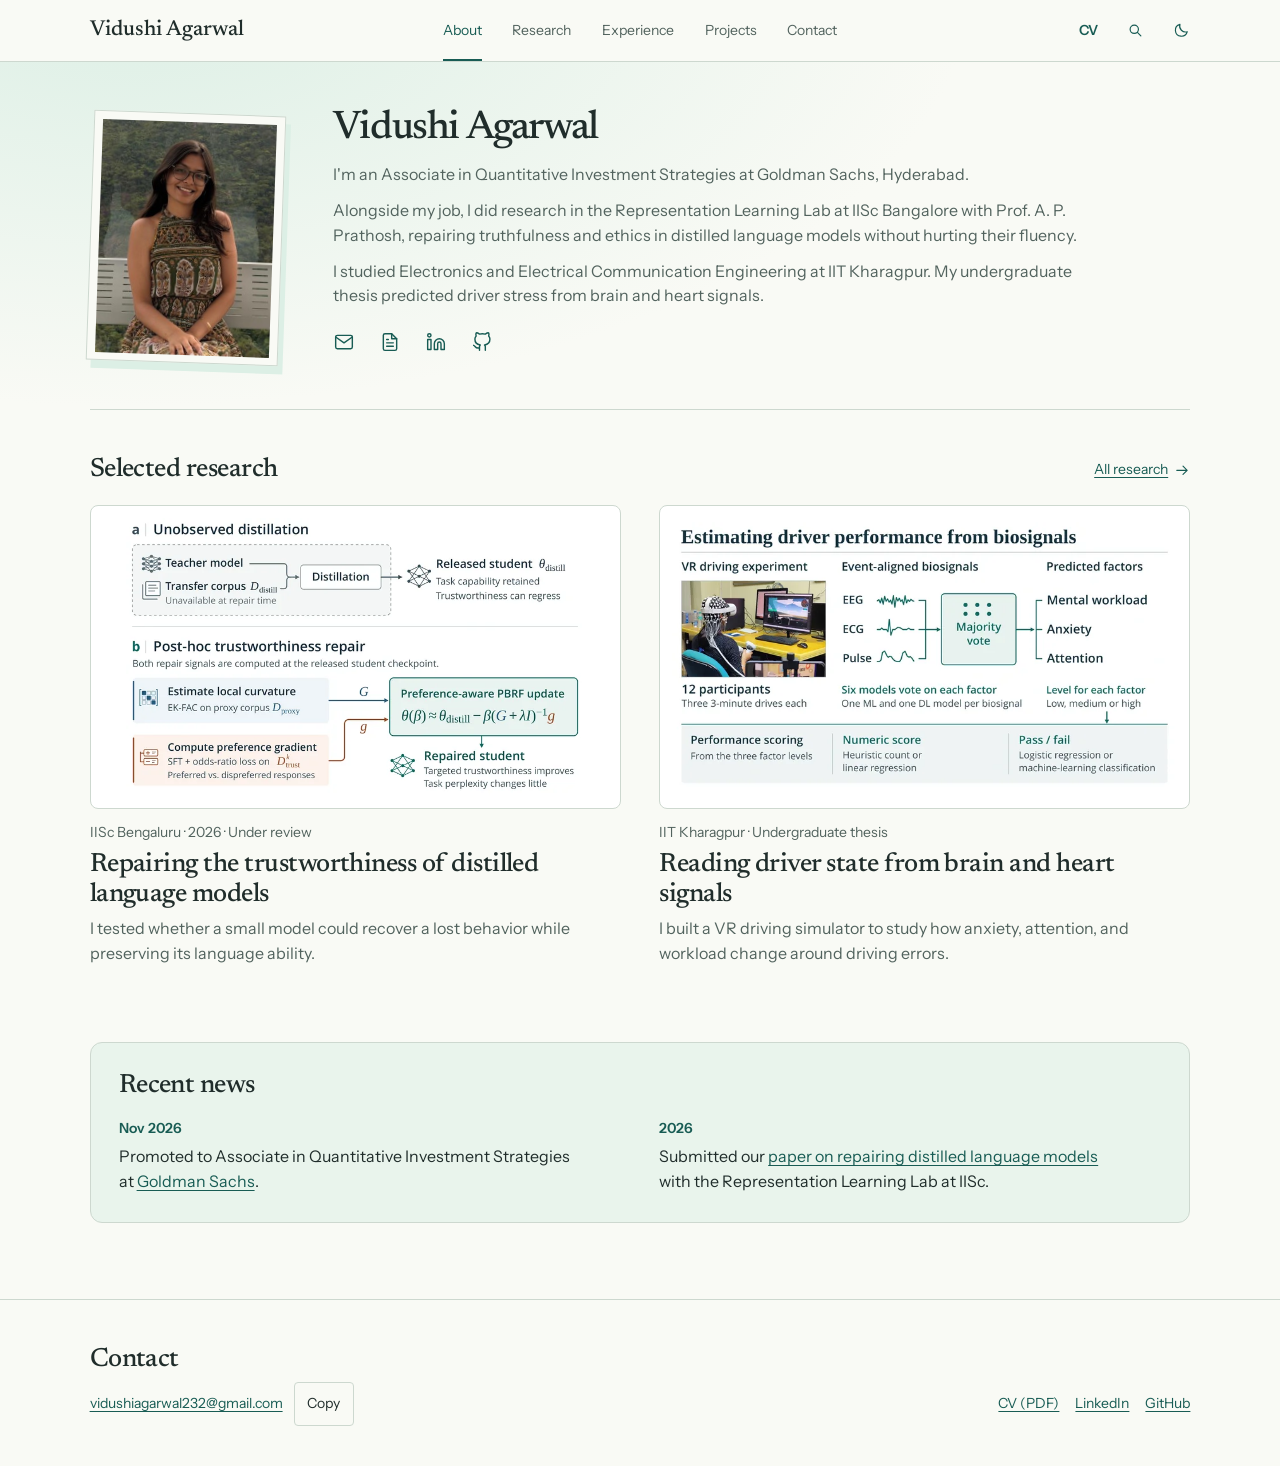
<file: index.html>
<!doctype html>
<html lang="en"><head><meta charset="utf-8"><meta name="viewport" content="width=device-width,initial-scale=1">
<link rel="preload" href="assets/fonts/newsreader.woff2" as="font" type="font/woff2" crossorigin><link rel="preload" href="assets/fonts/instrument-sans.woff2" as="font" type="font/woff2" crossorigin>
<link rel="icon" href="favicon.svg" type="image/svg+xml"><meta name="theme-color" content="#f9faf5">
<meta property="og:title" content="Vidushi Agarwal"><meta property="og:description" content="Vidushi Agarwal’s research on language model updates, biosignals, and machine learning systems."><meta property="og:type" content="website"><meta property="og:site_name" content="Vidushi Agarwal"><meta property="og:image" content="https://25-vidushi.github.io/assets/vidushi.jpg">
<title>Vidushi Agarwal</title><meta name="description" content="Vidushi Agarwal’s research on language model updates, biosignals, and machine learning systems.">
<script>try{const t=localStorage.getItem('theme');document.documentElement.dataset.theme=t||(matchMedia('(prefers-color-scheme:dark)').matches?'dark':'light')}catch{}</script>
<link href="styles.css?v=21" rel="stylesheet"><script src="site.js?v=13" defer></script></head>
<body><a class="skip" href="#main">Skip to content</a><header class="masthead"><div class="wrap bar">
  <a class="brand" href="index.html" aria-label="Vidushi Agarwal, home">Vidushi Agarwal</a>
  <nav id="nav" aria-label="Main navigation">
    <a href="index.html" aria-current="page">About</a>
    <a href="research.html">Research</a>
    <a href="experience.html">Experience</a>
    <a href="projects.html">Projects</a>
    <a href="contact.html">Contact</a>
  </nav>
  <div class="tools">
    <a href="assets/vidushi-agarwal-cv.pdf" aria-label="Read CV (PDF)" title="Read CV (PDF)">CV</a>
    <button id="search" aria-label="Search site" title="Search site (⌘/Ctrl K)"><svg class="icon" viewBox="0 0 24 24" aria-hidden="true"><circle cx="10.5" cy="10.5" r="6"/><path d="m15 15 5 5"/></svg></button>
    <button id="theme" aria-label="Dark mode" title="Dark mode" aria-pressed="false"><svg class="icon" viewBox="0 0 24 24" aria-hidden="true"><path class="moon" d="M20.6 14A8.5 8.5 0 0 1 10 3.4 8.7 8.7 0 1 0 20.6 14Z"/><g class="sun"><circle cx="12" cy="12" r="4"/><path d="M12 2v2m0 16v2M2 12h2m16 0h2M5 5l1.5 1.5m11 11L19 19M5 19l1.5-1.5m11-11L19 5"/></g></svg></button>
  </div>
</div></header>
<main id="main" class="wrap index"><section class="hero"><div class="intro"><h1>Vidushi Agarwal</h1>
<p>I'm an Associate in Quantitative Investment Strategies at Goldman Sachs, Hyderabad.</p>
<p>Alongside my job, I did research in the Representation Learning Lab at IISc Bangalore with Prof. A. P. Prathosh, repairing truthfulness and ethics in distilled language models without hurting their fluency.</p>
<p>I studied Electronics and Electrical Communication Engineering at IIT Kharagpur. My undergraduate thesis predicted driver stress from brain and heart signals.</p>
<div class="profile-links" role="group" aria-label="Contact and profiles">
  <a href="mailto:vidushiagarwal232@gmail.com" aria-label="Email Vidushi" title="Email Vidushi"><svg class="feather" aria-hidden="true" focusable="false"><use href="assets/feather.svg#mail"></use></svg></a>
  <a href="assets/vidushi-agarwal-cv.pdf" aria-label="Read CV (PDF)" title="Read CV (PDF)"><svg class="feather" aria-hidden="true" focusable="false"><use href="assets/feather.svg#file-text"></use></svg></a>
  <a href="https://www.linkedin.com/in/vidushi-agarwal-va/" aria-label="LinkedIn profile" title="LinkedIn profile"><svg class="feather" aria-hidden="true" focusable="false"><use href="assets/feather.svg#linkedin"></use></svg></a>
  <a href="https://github.com/25-vidushi" aria-label="GitHub profile" title="GitHub profile"><svg class="feather" aria-hidden="true" focusable="false"><use href="assets/feather.svg#github"></use></svg></a>
</div></div>
<div class="portrait"><img src="assets/vidushi.jpg" width="360" height="480" alt="Vidushi Agarwal outdoors"></div></section>
<section id="selected"><div class="section-heading"><h2>Selected research</h2><a href="research.html">All research <svg class="icon" viewBox="0 0 24 24" aria-hidden="true" fill="none" stroke="currentColor" stroke-width="1.65" stroke-linecap="round" stroke-linejoin="round"><path d="M4 12h15m-6-6 6 6-6 6"/></svg></a></div>
<div class="teasers">
<a class="teaser" href="research.html#p-distill"><img src="assets/trustworthiness-repair-800.webp" srcset="assets/trustworthiness-repair-800.webp 800w, assets/trustworthiness-repair.webp 1584w" sizes="(max-width: 820px) 100vw, 36rem" alt="Distillation and repair workflow. Proxy text estimates curvature, and preference pairs guide the update to the released student model." width="1584" height="960" decoding="async"><div><p class="meta">IISc Bengaluru · 2026 · Under review</p><h3>Repairing the trustworthiness of distilled language models</h3><p>I tested whether a small model could recover a lost behavior while preserving its language ability.</p></div></a>
<a class="teaser" href="research.html#p-bio"><img src="assets/driver-performance-800.webp" srcset="assets/driver-performance-800.webp 800w, assets/driver-performance.webp 1600w" sizes="(max-width: 820px) 100vw, 36rem" alt="VR driving experiment. Six models combine EEG, ECG and pulse signals to estimate workload, anxiety and attention." width="1600" height="857" decoding="async"><div><p class="meta">IIT Kharagpur · Undergraduate thesis</p><h3>Reading driver state from brain and heart signals</h3><p>I built a VR driving simulator to study how anxiety, attention, and workload change around driving errors.</p></div></a></div></section>
<section class="news" aria-labelledby="news-title">
  <h2 id="news-title">Recent news</h2>
  <ul>
    <li><time datetime="2026-11">Nov 2026</time><p>Promoted to Associate in Quantitative Investment Strategies at <a href="experience.html">Goldman Sachs</a>.</p></li>
    <li><time datetime="2026">2026</time><p>Submitted our <a href="research.html#p-distill">paper on repairing distilled language models</a> with the Representation Learning Lab at IISc.</p></li>
  </ul>
</section></main>
<footer id="contact"><div class="wrap footer-inner"><div><h2>Contact</h2><a id="email-address" href="mailto:vidushiagarwal232@gmail.com">vidushiagarwal232@gmail.com</a> <button id="copy" type="button" aria-live="polite">Copy</button></div>
<div class="profiles"><a href="assets/vidushi-agarwal-cv.pdf">CV (PDF)</a><a href="https://www.linkedin.com/in/vidushi-agarwal-va/">LinkedIn</a><a href="https://github.com/25-vidushi">GitHub</a></div></div></footer>
<dialog id="finder" aria-label="Search site"><form method="dialog"><label for="query">Search the site</label><button aria-label="Close search">×</button></form><input type="search" id="query" placeholder="Search roles, projects, or papers"><ul id="results"></ul></dialog></body></html>
</file>
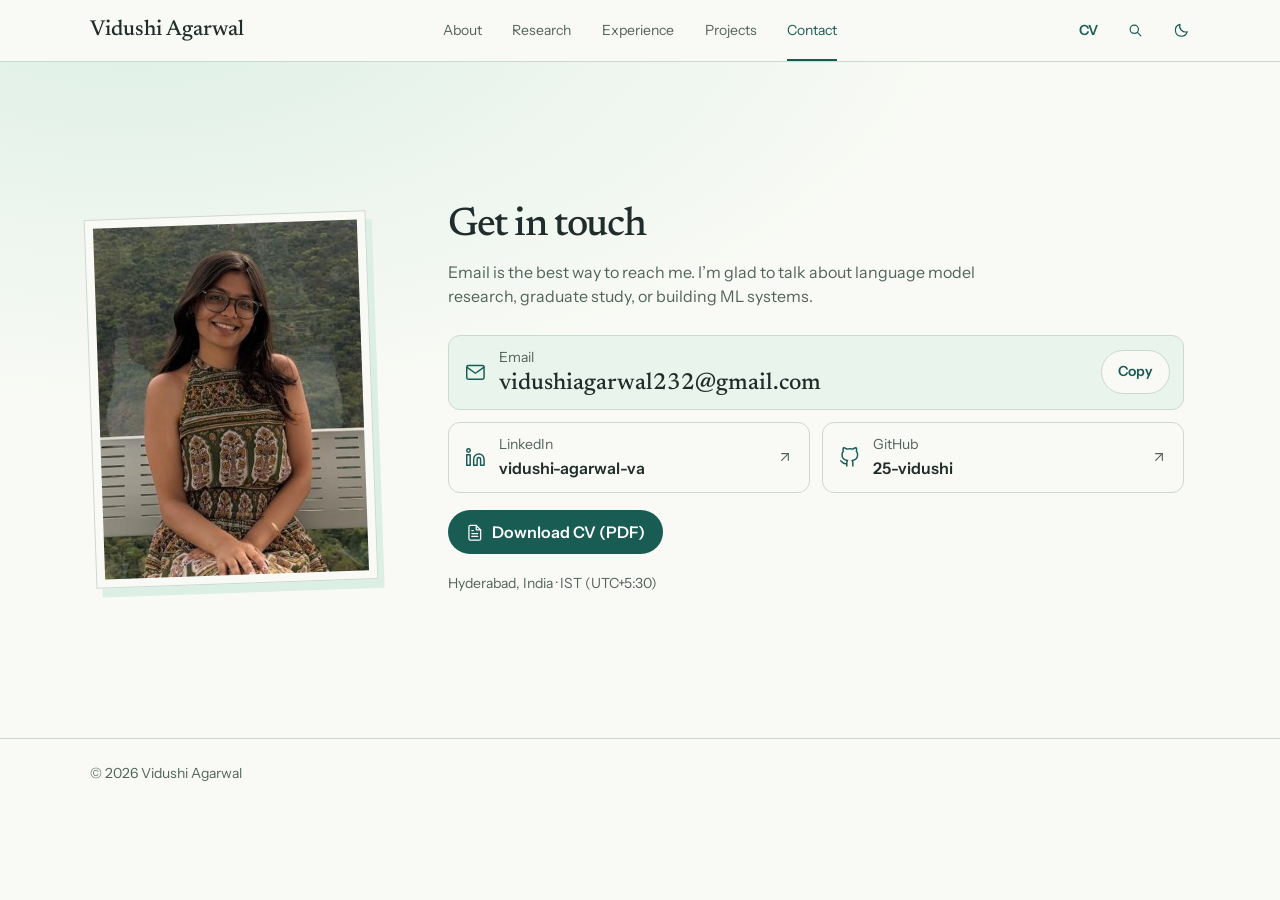
<file: contact.html>
<!doctype html>
<html lang="en"><head><meta charset="utf-8"><meta name="viewport" content="width=device-width,initial-scale=1">
<link rel="preload" href="assets/fonts/newsreader.woff2" as="font" type="font/woff2" crossorigin><link rel="preload" href="assets/fonts/instrument-sans.woff2" as="font" type="font/woff2" crossorigin>
<link rel="icon" href="favicon.svg" type="image/svg+xml"><meta name="theme-color" content="#f9faf5">
<meta property="og:title" content="Contact · Vidushi Agarwal"><meta property="og:description" content="Contact Vidushi Agarwal by email, LinkedIn or GitHub, or download her CV."><meta property="og:type" content="website"><meta property="og:site_name" content="Vidushi Agarwal"><meta property="og:image" content="https://25-vidushi.github.io/assets/vidushi.jpg">
<title>Contact · Vidushi Agarwal</title><meta name="description" content="Contact Vidushi Agarwal by email, LinkedIn or GitHub, or download her CV.">
<script>try{const t=localStorage.getItem('theme');document.documentElement.dataset.theme=t||(matchMedia('(prefers-color-scheme:dark)').matches?'dark':'light')}catch{}</script>
<link href="styles.css?v=21" rel="stylesheet"><script src="site.js?v=13" defer></script></head>
<body><a class="skip" href="#main">Skip to content</a><header class="masthead"><div class="wrap bar">
  <a class="brand" href="index.html" aria-label="Vidushi Agarwal, home">Vidushi Agarwal</a>
  <nav id="nav" aria-label="Main navigation">
    <a href="index.html">About</a>
    <a href="research.html">Research</a>
    <a href="experience.html">Experience</a>
    <a href="projects.html">Projects</a>
    <a href="contact.html" aria-current="page">Contact</a>
  </nav>
  <div class="tools">
    <a href="assets/vidushi-agarwal-cv.pdf" aria-label="Read CV (PDF)" title="Read CV (PDF)">CV</a>
    <button id="search" aria-label="Search site" title="Search site (⌘/Ctrl K)"><svg class="icon" viewBox="0 0 24 24" aria-hidden="true"><circle cx="10.5" cy="10.5" r="6"/><path d="m15 15 5 5"/></svg></button>
    <button id="theme" aria-label="Dark mode" title="Dark mode" aria-pressed="false"><svg class="icon" viewBox="0 0 24 24" aria-hidden="true"><path class="moon" d="M20.6 14A8.5 8.5 0 0 1 10 3.4 8.7 8.7 0 1 0 20.6 14Z"/><g class="sun"><circle cx="12" cy="12" r="4"/><path d="M12 2v2m0 16v2M2 12h2m16 0h2M5 5l1.5 1.5m11 11L19 19M5 19l1.5-1.5m11-11L19 5"/></g></svg></button>
  </div>
</div></header>
<main id="main" class="wrap contact-page">
  <figure class="contact-photo"><img src="assets/vidushi.jpg" width="360" height="480" alt="Vidushi Agarwal outdoors" decoding="async"></figure>
  <div class="contact-body">
    <h1>Get in touch</h1>
    <p class="opening">Email is the best way to reach me. I’m glad to talk about language model research, graduate study, or building ML systems.</p>
    <ul class="contact-links">
    <li class="contact-email"><a href="mailto:vidushiagarwal232@gmail.com"><svg class="feather" aria-hidden="true" focusable="false"><use href="assets/feather.svg#mail"></use></svg><span><span class="contact-label">Email</span><span class="contact-value" id="email-address">vidushiagarwal232@<wbr>gmail.com</span></span></a><button id="copy" type="button" aria-live="polite">Copy</button></li>
    <li><a href="https://www.linkedin.com/in/vidushi-agarwal-va/"><svg class="feather" aria-hidden="true" focusable="false"><use href="assets/feather.svg#linkedin"></use></svg><span><span class="contact-label">LinkedIn</span><span class="contact-value">vidushi-agarwal-va</span></span><svg class="feather contact-go" aria-hidden="true" focusable="false"><use href="assets/feather.svg#arrow-up-right"></use></svg></a></li>
    <li><a href="https://github.com/25-vidushi"><svg class="feather" aria-hidden="true" focusable="false"><use href="assets/feather.svg#github"></use></svg><span><span class="contact-label">GitHub</span><span class="contact-value">25-vidushi</span></span><svg class="feather contact-go" aria-hidden="true" focusable="false"><use href="assets/feather.svg#arrow-up-right"></use></svg></a></li>
  </ul>
    <a class="cv-download" href="assets/vidushi-agarwal-cv.pdf" download><svg class="feather" aria-hidden="true" focusable="false"><use href="assets/feather.svg#file-text"></use></svg>Download CV (PDF)</a>
    <p class="meta contact-where">Hyderabad, India · IST (UTC+5:30)</p>
  </div>
</main>
<footer class="colophon-only"><div class="wrap"><p>© 2026 Vidushi Agarwal</p></div></footer>
<dialog id="finder" aria-label="Search site"><form method="dialog"><label for="query">Search the site</label><button aria-label="Close search">×</button></form><input type="search" id="query" placeholder="Search roles, projects, or papers"><ul id="results"></ul></dialog></body></html>
</file>
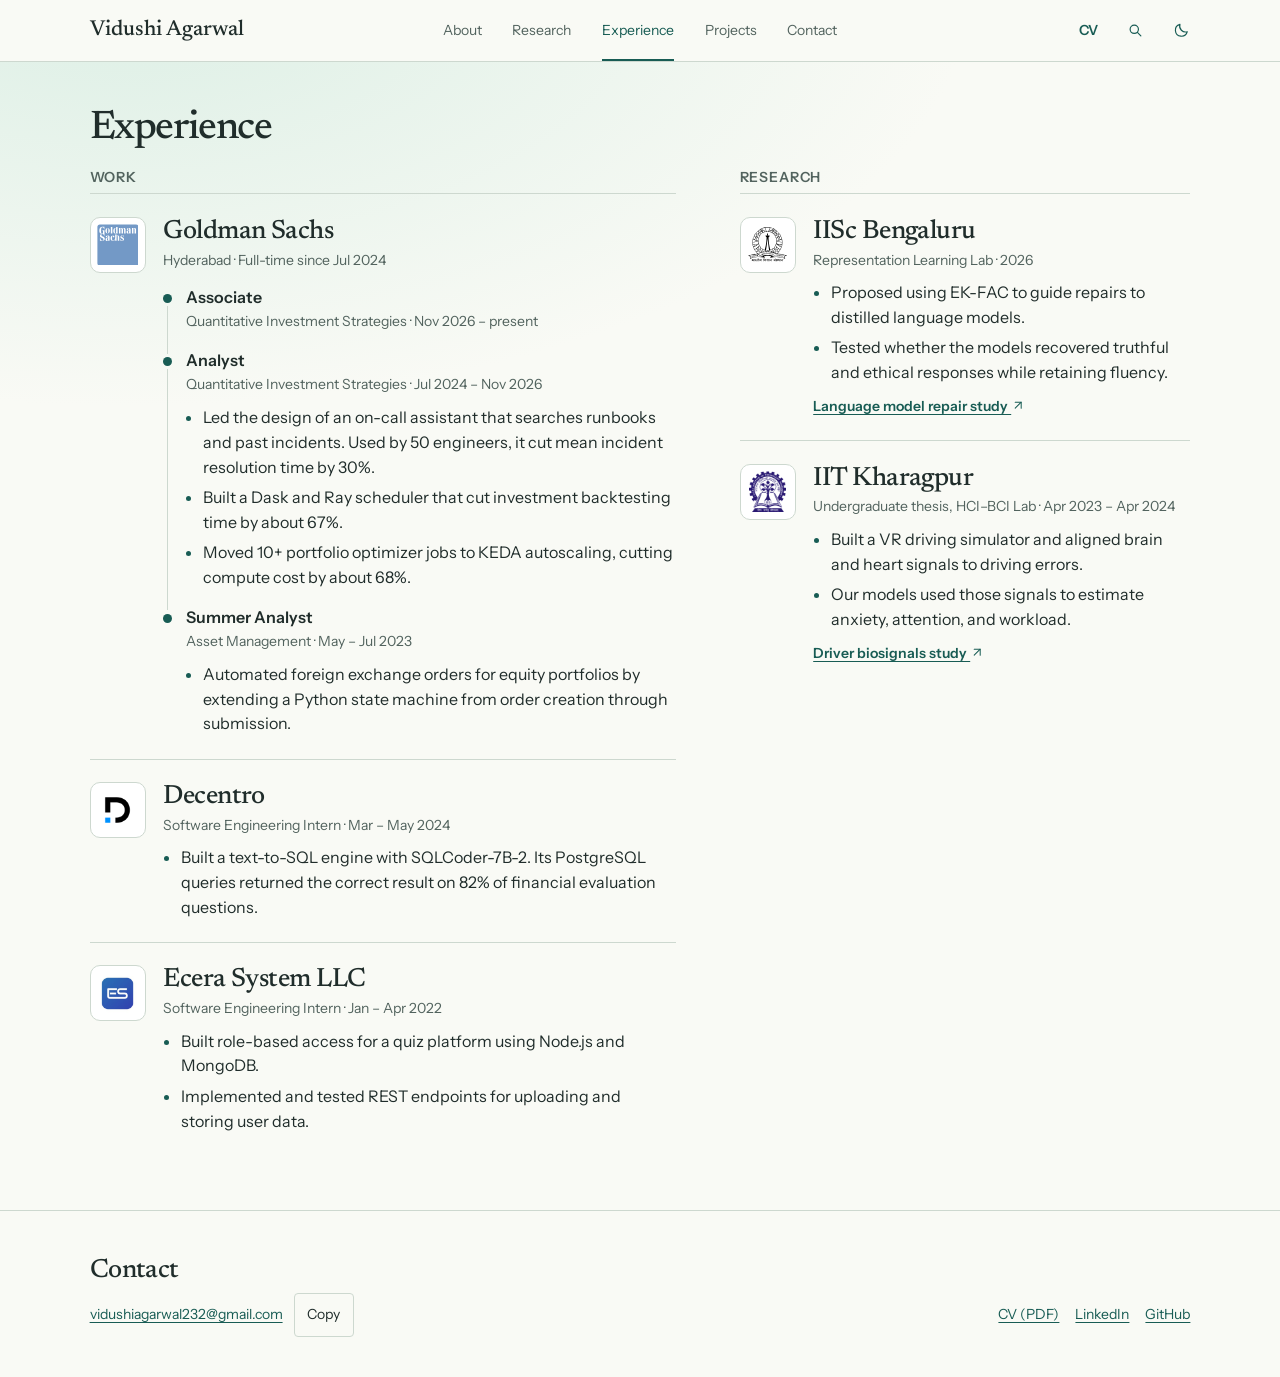
<file: experience.html>
<!doctype html>
<html lang="en"><head><meta charset="utf-8"><meta name="viewport" content="width=device-width,initial-scale=1">
<link rel="preload" href="assets/fonts/newsreader.woff2" as="font" type="font/woff2" crossorigin><link rel="preload" href="assets/fonts/instrument-sans.woff2" as="font" type="font/woff2" crossorigin>
<link rel="icon" href="favicon.svg" type="image/svg+xml"><meta name="theme-color" content="#f9faf5">
<meta property="og:title" content="Experience · Vidushi Agarwal"><meta property="og:description" content="Vidushi Agarwal’s engineering and research experience at Goldman Sachs, IISc Bengaluru, IIT Kharagpur, Decentro, and Ecera System."><meta property="og:type" content="website"><meta property="og:site_name" content="Vidushi Agarwal"><meta property="og:image" content="https://25-vidushi.github.io/assets/vidushi.jpg">
<title>Experience · Vidushi Agarwal</title><meta name="description" content="Vidushi Agarwal’s engineering and research experience at Goldman Sachs, IISc Bengaluru, IIT Kharagpur, Decentro, and Ecera System.">
<script>try{const t=localStorage.getItem('theme');document.documentElement.dataset.theme=t||(matchMedia('(prefers-color-scheme:dark)').matches?'dark':'light')}catch{}</script>
<link href="styles.css?v=21" rel="stylesheet"><script src="site.js?v=13" defer></script></head>
<body><a class="skip" href="#main">Skip to content</a><header class="masthead"><div class="wrap bar">
  <a class="brand" href="index.html" aria-label="Vidushi Agarwal, home">Vidushi Agarwal</a>
  <nav id="nav" aria-label="Main navigation">
    <a href="index.html">About</a>
    <a href="research.html">Research</a>
    <a href="experience.html" aria-current="page">Experience</a>
    <a href="projects.html">Projects</a>
    <a href="contact.html">Contact</a>
  </nav>
  <div class="tools">
    <a href="assets/vidushi-agarwal-cv.pdf" aria-label="Read CV (PDF)" title="Read CV (PDF)">CV</a>
    <button id="search" aria-label="Search site" title="Search site (⌘/Ctrl K)"><svg class="icon" viewBox="0 0 24 24" aria-hidden="true"><circle cx="10.5" cy="10.5" r="6"/><path d="m15 15 5 5"/></svg></button>
    <button id="theme" aria-label="Dark mode" title="Dark mode" aria-pressed="false"><svg class="icon" viewBox="0 0 24 24" aria-hidden="true"><path class="moon" d="M20.6 14A8.5 8.5 0 0 1 10 3.4 8.7 8.7 0 1 0 20.6 14Z"/><g class="sun"><circle cx="12" cy="12" r="4"/><path d="M12 2v2m0 16v2M2 12h2m16 0h2M5 5l1.5 1.5m11 11L19 19M5 19l1.5-1.5m11-11L19 5"/></g></svg></button>
  </div>
</div></header>
<main id="main" class="wrap experience">
  <h1>Experience</h1>
  <div class="career">
    <section aria-labelledby="work-title">
      <h2 class="career-label" id="work-title">Work</h2>
      <article class="org">
        <img class="org-logo" src="assets/logos/goldman-sachs.svg" alt="Goldman Sachs logo" width="56" height="56" decoding="async">
        <div class="org-body">
          <h3>Goldman Sachs</h3>
          <p class="meta">Hyderabad · Full-time since Jul 2024</p>
          <ol class="roles">
            <li>
              <h4>Associate</h4>
              <p class="meta">Quantitative Investment Strategies · <span class="nowrap">Nov 2026 – present</span></p>
            </li>
            <li>
              <h4>Analyst</h4>
              <p class="meta">Quantitative Investment Strategies · <span class="nowrap">Jul 2024 – Nov 2026</span></p>
              <ul class="points">
                <li>Led the design of an on-call assistant that searches runbooks and past incidents. Used by 50 engineers, it cut mean incident resolution time by 30%.</li>
                <li>Built a Dask and Ray scheduler that cut investment backtesting time by about 67%.</li>
                <li>Moved 10+ portfolio optimizer jobs to KEDA autoscaling, cutting compute cost by about 68%.</li>
              </ul>
            </li>
            <li>
              <h4>Summer Analyst</h4>
              <p class="meta">Asset Management · <span class="nowrap">May – Jul 2023</span></p>
              <ul class="points">
                <li>Automated foreign exchange orders for equity portfolios by extending a Python state machine from order creation through submission.</li>
              </ul>
            </li>
          </ol>
        </div>
      </article>
      <article class="org">
        <img class="org-logo" src="assets/logos/decentro.png" alt="Decentro logo" width="56" height="56" decoding="async">
        <div class="org-body">
          <h3>Decentro</h3>
          <p class="meta">Software Engineering Intern · <span class="nowrap">Mar – May 2024</span></p>
          <ul class="points">
            <li>Built a text-to-SQL engine with SQLCoder-7B-2. Its PostgreSQL queries returned the correct result on 82% of financial evaluation questions.</li>
          </ul>
        </div>
      </article>
      <article class="org">
        <img class="org-logo" src="assets/logos/ecera-system.png" alt="Ecera System logo" width="56" height="56" decoding="async">
        <div class="org-body">
          <h3>Ecera System LLC</h3>
          <p class="meta">Software Engineering Intern · <span class="nowrap">Jan – Apr 2022</span></p>
          <ul class="points">
            <li>Built role-based access for a quiz platform using Node.js and MongoDB.</li>
            <li>Implemented and tested REST endpoints for uploading and storing user data.</li>
          </ul>
        </div>
      </article>
    </section>
    <section aria-labelledby="research-title">
      <h2 class="career-label" id="research-title">Research</h2>
      <article class="org">
        <img class="org-logo" src="assets/logos/iisc.svg" alt="Indian Institute of Science logo" width="56" height="56" decoding="async">
        <div class="org-body">
          <h3>IISc Bengaluru</h3>
          <p class="meta">Representation Learning Lab · 2026</p>
          <ul class="points">
            <li>Proposed using EK-FAC to guide repairs to distilled language models.</li>
            <li>Tested whether the models recovered truthful and ethical responses while retaining fluency.</li>
          </ul>
          <a class="org-link" href="research.html#p-distill">Language model repair study <svg class="feather" aria-hidden="true"><use href="assets/feather.svg#arrow-up-right"></use></svg></a>
        </div>
      </article>
      <article class="org">
        <img class="org-logo" src="assets/logos/iit-kharagpur.webp" alt="IIT Kharagpur logo" width="56" height="56" decoding="async">
        <div class="org-body">
          <h3>IIT Kharagpur</h3>
          <p class="meta">Undergraduate thesis, HCI–BCI Lab · <span class="nowrap">Apr 2023 – Apr 2024</span></p>
          <ul class="points">
            <li>Built a VR driving simulator and aligned brain and heart signals to driving errors.</li>
            <li>Our models used those signals to estimate anxiety, attention, and workload.</li>
          </ul>
          <a class="org-link" href="research.html#p-bio">Driver biosignals study <svg class="feather" aria-hidden="true"><use href="assets/feather.svg#arrow-up-right"></use></svg></a>
        </div>
      </article>
    </section>
  </div>
</main>
<footer id="contact"><div class="wrap footer-inner"><div><h2>Contact</h2><a id="email-address" href="mailto:vidushiagarwal232@gmail.com">vidushiagarwal232@gmail.com</a> <button id="copy" type="button" aria-live="polite">Copy</button></div>
<div class="profiles"><a href="assets/vidushi-agarwal-cv.pdf">CV (PDF)</a><a href="https://www.linkedin.com/in/vidushi-agarwal-va/">LinkedIn</a><a href="https://github.com/25-vidushi">GitHub</a></div></div></footer>
<dialog id="finder" aria-label="Search site"><form method="dialog"><label for="query">Search the site</label><button aria-label="Close search">×</button></form><input type="search" id="query" placeholder="Search roles, projects, or papers"><ul id="results"></ul></dialog></body></html>
</file>
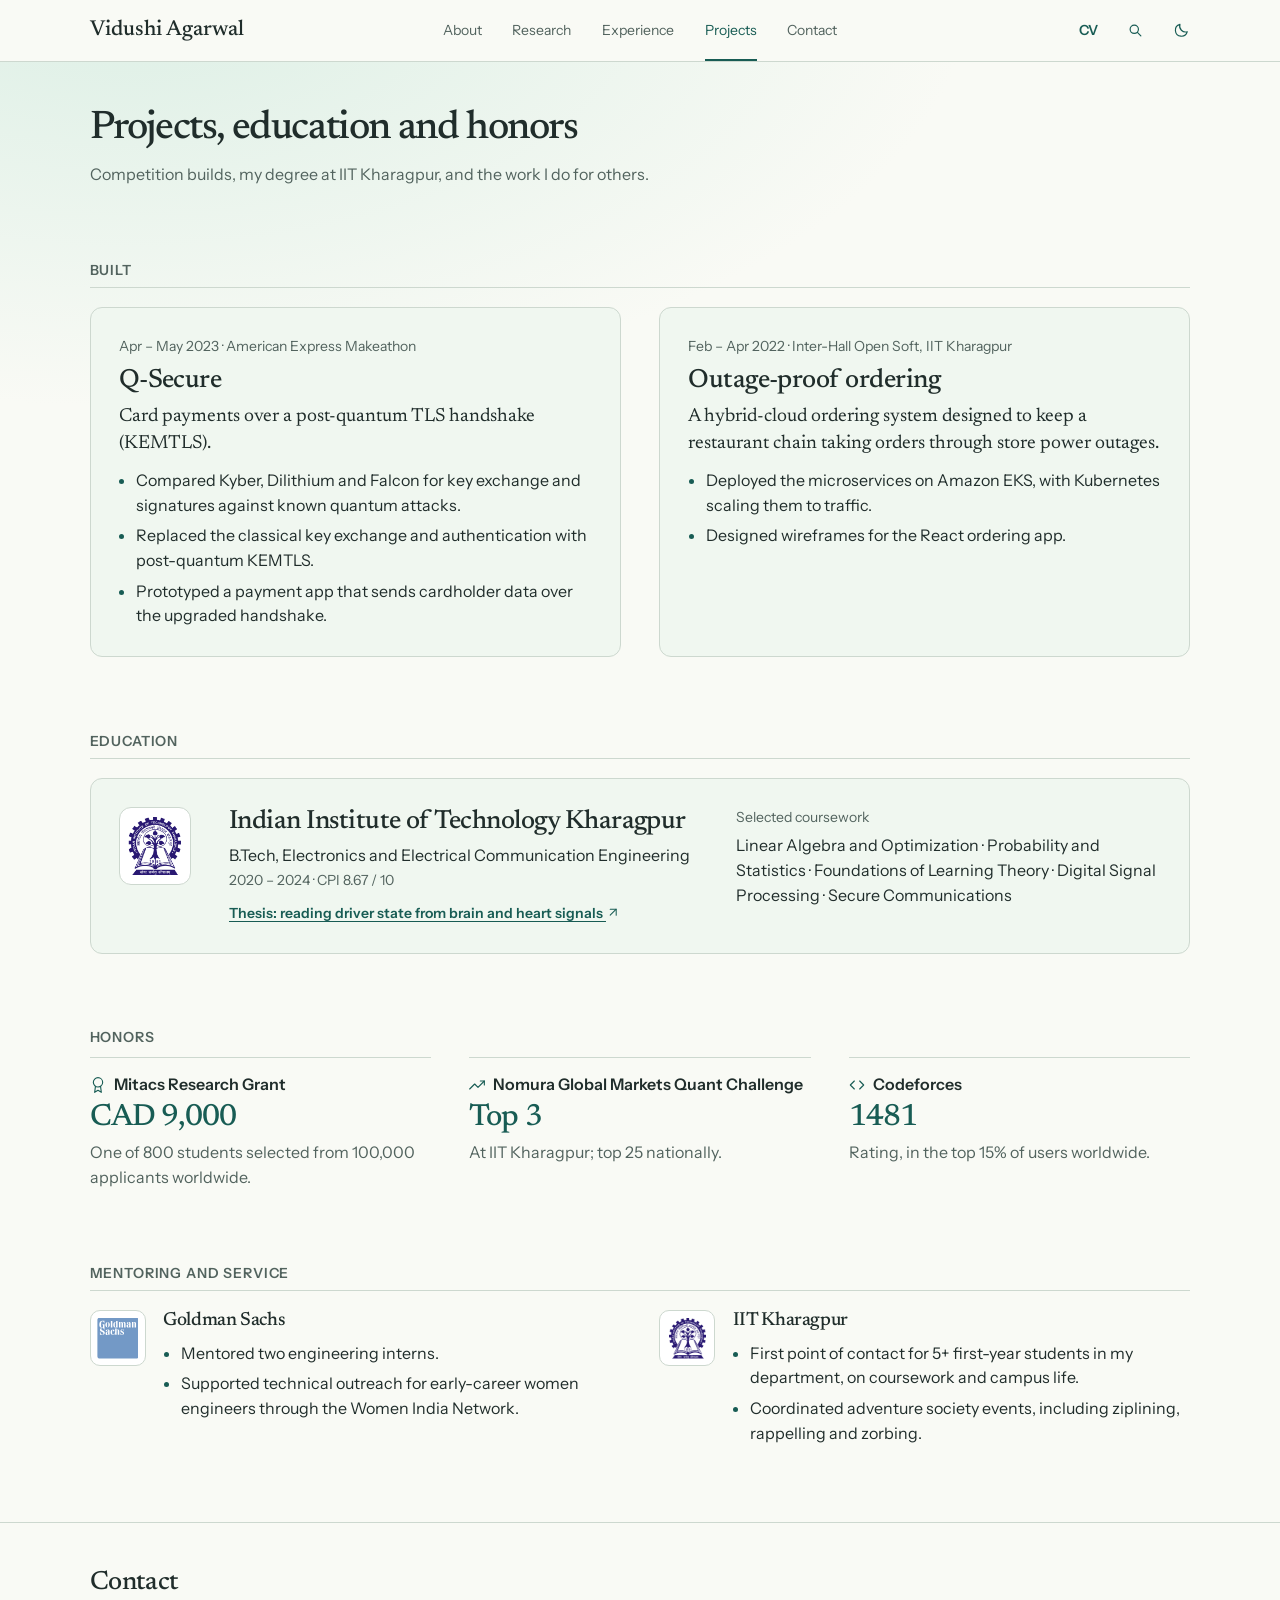
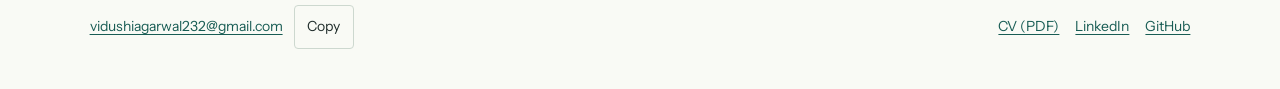
<file: projects.html>
<!doctype html>
<html lang="en"><head><meta charset="utf-8"><meta name="viewport" content="width=device-width,initial-scale=1">
<link rel="preload" href="assets/fonts/newsreader.woff2" as="font" type="font/woff2" crossorigin><link rel="preload" href="assets/fonts/instrument-sans.woff2" as="font" type="font/woff2" crossorigin>
<link rel="icon" href="favicon.svg" type="image/svg+xml"><meta name="theme-color" content="#f9faf5">
<meta property="og:title" content="Projects, education and honors · Vidushi Agarwal"><meta property="og:description" content="Engineering projects, education at IIT Kharagpur, honors, and mentoring by Vidushi Agarwal."><meta property="og:type" content="website"><meta property="og:site_name" content="Vidushi Agarwal"><meta property="og:image" content="https://25-vidushi.github.io/assets/vidushi.jpg">
<title>Projects, education and honors · Vidushi Agarwal</title><meta name="description" content="Engineering projects, education at IIT Kharagpur, honors, and mentoring by Vidushi Agarwal.">
<script>try{const t=localStorage.getItem('theme');document.documentElement.dataset.theme=t||(matchMedia('(prefers-color-scheme:dark)').matches?'dark':'light')}catch{}</script>
<link href="styles.css?v=21" rel="stylesheet"><script src="site.js?v=13" defer></script></head>
<body><a class="skip" href="#main">Skip to content</a><header class="masthead"><div class="wrap bar">
  <a class="brand" href="index.html" aria-label="Vidushi Agarwal, home">Vidushi Agarwal</a>
  <nav id="nav" aria-label="Main navigation">
    <a href="index.html">About</a>
    <a href="research.html">Research</a>
    <a href="experience.html">Experience</a>
    <a href="projects.html" aria-current="page">Projects</a>
    <a href="contact.html">Contact</a>
  </nav>
  <div class="tools">
    <a href="assets/vidushi-agarwal-cv.pdf" aria-label="Read CV (PDF)" title="Read CV (PDF)">CV</a>
    <button id="search" aria-label="Search site" title="Search site (⌘/Ctrl K)"><svg class="icon" viewBox="0 0 24 24" aria-hidden="true"><circle cx="10.5" cy="10.5" r="6"/><path d="m15 15 5 5"/></svg></button>
    <button id="theme" aria-label="Dark mode" title="Dark mode" aria-pressed="false"><svg class="icon" viewBox="0 0 24 24" aria-hidden="true"><path class="moon" d="M20.6 14A8.5 8.5 0 0 1 10 3.4 8.7 8.7 0 1 0 20.6 14Z"/><g class="sun"><circle cx="12" cy="12" r="4"/><path d="M12 2v2m0 16v2M2 12h2m16 0h2M5 5l1.5 1.5m11 11L19 19M5 19l1.5-1.5m11-11L19 5"/></g></svg></button>
  </div>
</div></header>
<main id="main" class="wrap projects">
  <h1>Projects, education and honors</h1>
  <p class="opening">Competition builds, my degree at IIT Kharagpur, and the work I do for others.</p>

  <section class="block" aria-labelledby="built-title">
    <h2 class="career-label" id="built-title">Built</h2>
    <div class="project-grid">
      <article class="project">
        <p class="meta">Apr – May 2023 · American Express Makeathon</p>
        <h3>Q-Secure</h3>
        <p class="project-lead">Card payments over a post-quantum TLS handshake (KEMTLS).</p>
        <ul class="points">
          <li>Compared Kyber, Dilithium and Falcon for key exchange and signatures against known quantum attacks.</li>
          <li>Replaced the classical key exchange and authentication with post-quantum KEMTLS.</li>
          <li>Prototyped a payment app that sends cardholder data over the upgraded handshake.</li>
        </ul>
      </article>
      <article class="project">
        <p class="meta">Feb – Apr 2022 · Inter-Hall Open Soft, IIT Kharagpur</p>
        <h3>Outage-proof ordering</h3>
        <p class="project-lead">A hybrid-cloud ordering system designed to keep a restaurant chain taking orders through store power outages.</p>
        <ul class="points">
          <li>Deployed the microservices on Amazon EKS, with Kubernetes scaling them to traffic.</li>
          <li>Designed wireframes for the React ordering app.</li>
        </ul>
      </article>
    </div>
  </section>

  <section class="block" id="education" aria-labelledby="degree-title">
    <h2 class="career-label" id="degree-title">Education</h2>
    <article class="degree">
      <img class="degree-logo" src="assets/logos/iit-kharagpur.webp" alt="IIT Kharagpur logo" width="96" height="108" decoding="async">
      <div class="degree-main">
        <h3>Indian Institute of Technology Kharagpur</h3>
        <p>B.Tech, Electronics and Electrical Communication Engineering</p>
        <p class="meta">2020 – 2024 · CPI 8.67 / 10</p>
        <a class="org-link" href="research.html#p-bio">Thesis: reading driver state from brain and heart signals <svg class="feather" aria-hidden="true" focusable="false"><use href="assets/feather.svg#arrow-up-right"></use></svg></a>
      </div>
      <div class="degree-courses">
        <p class="meta">Selected coursework</p>
        <p>Linear Algebra and Optimization · Probability and Statistics · Foundations of Learning Theory · Digital Signal Processing · Secure Communications</p>
      </div>
    </article>
  </section>

  <section class="block" id="honors" aria-labelledby="honors-title">
    <h2 class="career-label" id="honors-title">Honors</h2>
    <ul class="honor-grid">
      <li class="honor">
        <h3 class="honor-name"><svg class="feather" aria-hidden="true" focusable="false"><use href="assets/feather.svg#award"></use></svg>Mitacs Research Grant</h3>
        <p class="honor-figure">CAD 9,000</p>
        <p>One of 800 students selected from 100,000 applicants worldwide.</p>
      </li>
      <li class="honor">
        <h3 class="honor-name"><svg class="feather" aria-hidden="true" focusable="false"><use href="assets/feather.svg#trending-up"></use></svg>Nomura Global Markets Quant Challenge</h3>
        <p class="honor-figure">Top 3</p>
        <p>At IIT Kharagpur; top 25 nationally.</p>
      </li>
      <li class="honor">
        <h3 class="honor-name"><svg class="feather" aria-hidden="true" focusable="false"><use href="assets/feather.svg#code"></use></svg>Codeforces</h3>
        <p class="honor-figure">1481</p>
        <p>Rating, in the top 15% of users worldwide.</p>
      </li>
    </ul>
  </section>

  <section class="block" id="mentoring" aria-labelledby="mentoring-title">
    <h2 class="career-label" id="mentoring-title">Mentoring and service</h2>
    <div class="service-grid">
      <article class="org">
        <img class="org-logo" src="assets/logos/goldman-sachs.svg" alt="Goldman Sachs logo" width="56" height="56" decoding="async">
        <div class="org-body">
          <h3>Goldman Sachs</h3>
          <ul class="points">
            <li>Mentored two engineering interns.</li>
            <li>Supported technical outreach for early-career women engineers through the Women India Network.</li>
          </ul>
        </div>
      </article>
      <article class="org">
        <img class="org-logo" src="assets/logos/iit-kharagpur.webp" alt="IIT Kharagpur logo" width="56" height="56" decoding="async">
        <div class="org-body">
          <h3>IIT Kharagpur</h3>
          <ul class="points">
            <li>First point of contact for 5+ first-year students in my department, on coursework and campus life.</li>
            <li>Coordinated adventure society events, including ziplining, rappelling and zorbing.</li>
          </ul>
        </div>
      </article>
    </div>
  </section>
</main>
<footer id="contact"><div class="wrap footer-inner"><div><h2>Contact</h2><a id="email-address" href="mailto:vidushiagarwal232@gmail.com">vidushiagarwal232@gmail.com</a> <button id="copy" type="button" aria-live="polite">Copy</button></div>
<div class="profiles"><a href="assets/vidushi-agarwal-cv.pdf">CV (PDF)</a><a href="https://www.linkedin.com/in/vidushi-agarwal-va/">LinkedIn</a><a href="https://github.com/25-vidushi">GitHub</a></div></div></footer>
<dialog id="finder" aria-label="Search site"><form method="dialog"><label for="query">Search the site</label><button aria-label="Close search">×</button></form><input type="search" id="query" placeholder="Search roles, projects, or papers"><ul id="results"></ul></dialog></body></html>
</file>
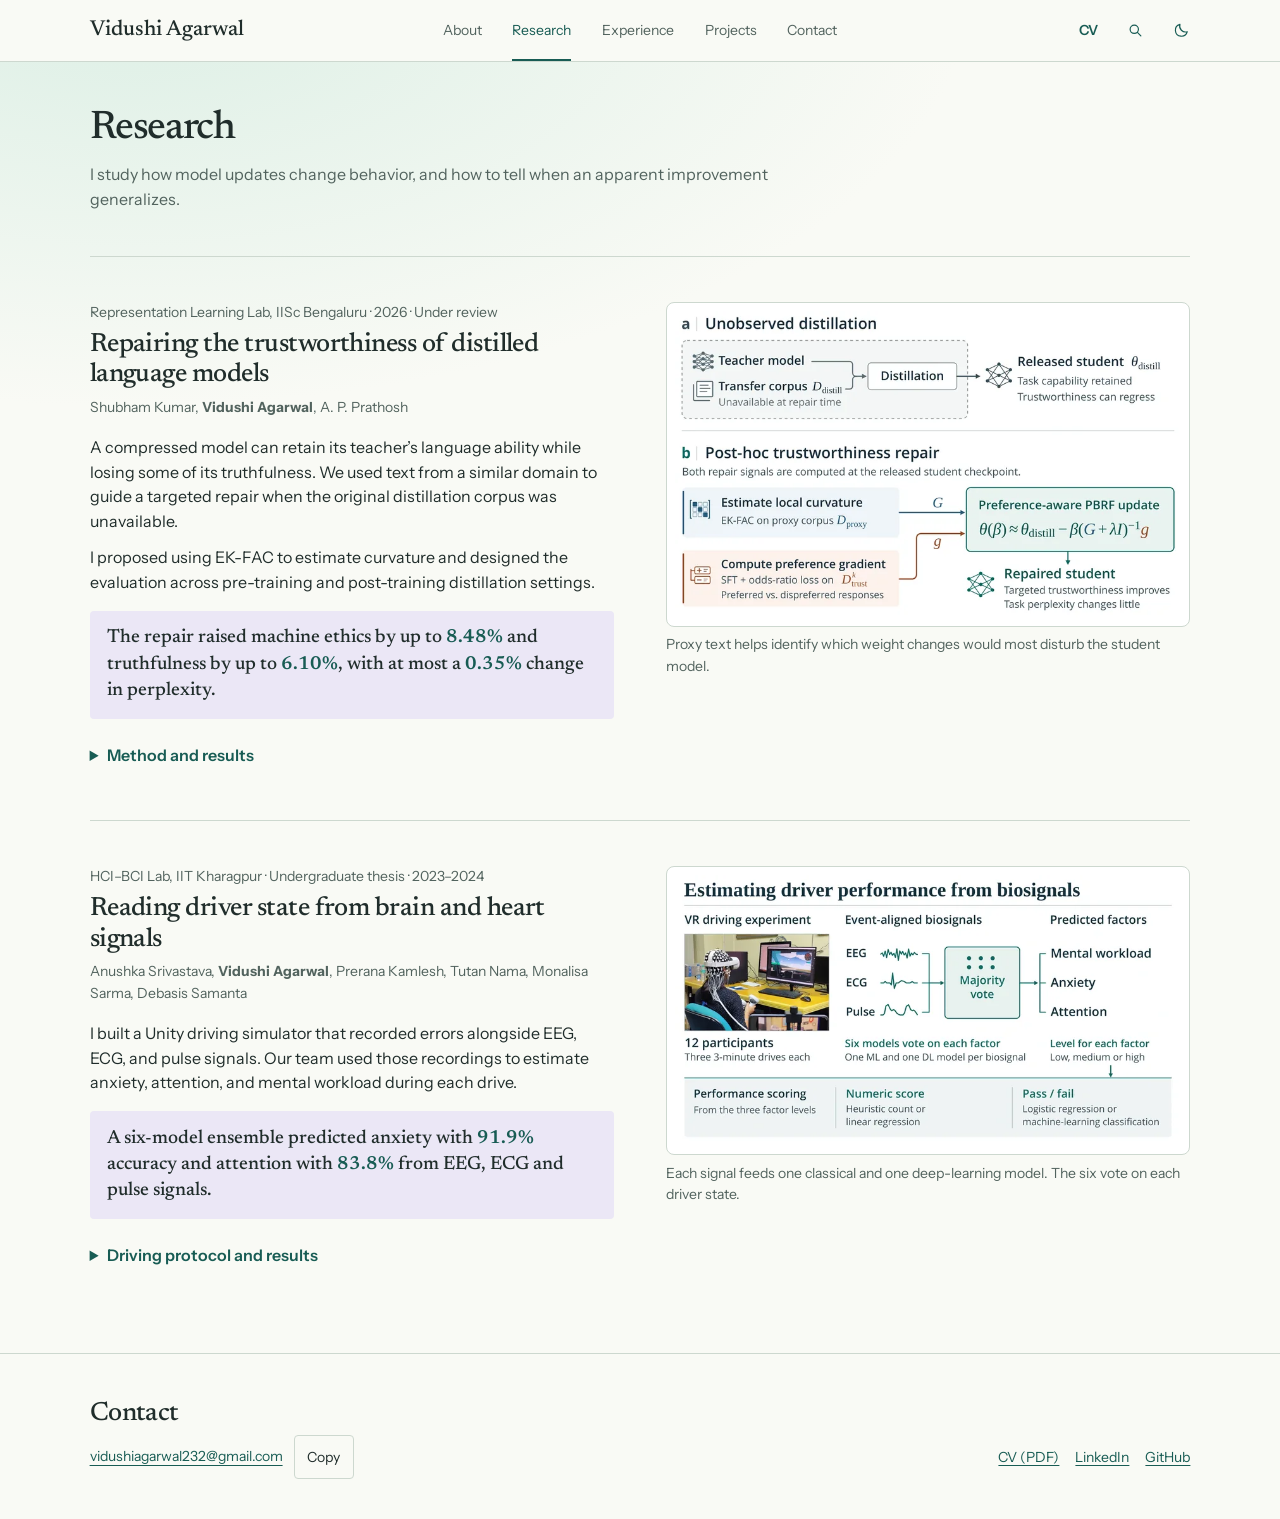
<file: research.html>
<!doctype html>
<html lang="en"><head><meta charset="utf-8"><meta name="viewport" content="width=device-width,initial-scale=1">
<link rel="preload" href="assets/fonts/newsreader.woff2" as="font" type="font/woff2" crossorigin><link rel="preload" href="assets/fonts/instrument-sans.woff2" as="font" type="font/woff2" crossorigin>
<link rel="icon" href="favicon.svg" type="image/svg+xml"><meta name="theme-color" content="#f9faf5">
<meta property="og:title" content="Research · Vidushi Agarwal"><meta property="og:description" content="Vidushi Agarwal’s research on language model updates, biosignals, and machine learning systems."><meta property="og:type" content="website"><meta property="og:site_name" content="Vidushi Agarwal"><meta property="og:image" content="https://25-vidushi.github.io/assets/vidushi.jpg">
<title>Research · Vidushi Agarwal</title><meta name="description" content="Vidushi Agarwal’s research on language model updates, biosignals, and machine learning systems.">
<script>try{const t=localStorage.getItem('theme');document.documentElement.dataset.theme=t||(matchMedia('(prefers-color-scheme:dark)').matches?'dark':'light')}catch{}</script>
<link href="styles.css?v=21" rel="stylesheet"><script src="site.js?v=13" defer></script></head>
<body><a class="skip" href="#main">Skip to content</a><header class="masthead"><div class="wrap bar">
  <a class="brand" href="index.html" aria-label="Vidushi Agarwal, home">Vidushi Agarwal</a>
  <nav id="nav" aria-label="Main navigation">
    <a href="index.html">About</a>
    <a href="research.html" aria-current="page">Research</a>
    <a href="experience.html">Experience</a>
    <a href="projects.html">Projects</a>
    <a href="contact.html">Contact</a>
  </nav>
  <div class="tools">
    <a href="assets/vidushi-agarwal-cv.pdf" aria-label="Read CV (PDF)" title="Read CV (PDF)">CV</a>
    <button id="search" aria-label="Search site" title="Search site (⌘/Ctrl K)"><svg class="icon" viewBox="0 0 24 24" aria-hidden="true"><circle cx="10.5" cy="10.5" r="6"/><path d="m15 15 5 5"/></svg></button>
    <button id="theme" aria-label="Dark mode" title="Dark mode" aria-pressed="false"><svg class="icon" viewBox="0 0 24 24" aria-hidden="true"><path class="moon" d="M20.6 14A8.5 8.5 0 0 1 10 3.4 8.7 8.7 0 1 0 20.6 14Z"/><g class="sun"><circle cx="12" cy="12" r="4"/><path d="M12 2v2m0 16v2M2 12h2m16 0h2M5 5l1.5 1.5m11 11L19 19M5 19l1.5-1.5m11-11L19 5"/></g></svg></button>
  </div>
</div></header>
<main id="main" class="wrap research"><h1>Research</h1><p class="opening">I study how model updates change behavior, and how to tell when an apparent improvement generalizes.</p>
<article class="study" id="p-distill"><div class="study-text"><div class="paper-head"><p class="meta">Representation Learning Lab, IISc Bengaluru · 2026 · Under review</p><h2>Repairing the trustworthiness of distilled language models</h2><p class="byline">Shubham Kumar, <strong>Vidushi Agarwal</strong>, A. P. Prathosh</p></div>
<p>A compressed model can retain its teacher’s language ability while losing some of its truthfulness. We used text from a similar domain to guide a targeted repair when the original distillation corpus was unavailable.</p>
<p>I proposed using EK-FAC to estimate curvature and designed the evaluation across pre-training and post-training distillation settings.</p>
<aside class="note">The repair raised machine ethics by up to <strong>8.48%</strong> and truthfulness by up to <strong>6.10%</strong>, with at most a <strong>0.35%</strong> change in perplexity.</aside>
<details><summary>Method and results</summary><div class="details-body"><p>We used a proximal Bregman response objective with a preference log-odds loss. I compared proxy corpora and measured both the targeted behavior and held-out perplexity across GPT-2 and Qwen students.</p><p>For Qwen 1.2B, the machine-ethics log-odds metric rose 8.48% over the distilled baseline while perplexity moved from 31.56 to 31.67. The trade-off varied by model. One GPT-2 setting had a 1.56% perplexity change.</p></div></details></div>
<figure><a class="figure-link" href="assets/trustworthiness-repair.webp" aria-label="Open the repair diagram at full size"><img src="assets/trustworthiness-repair-800.webp" srcset="assets/trustworthiness-repair-800.webp 800w, assets/trustworthiness-repair.webp 1584w" sizes="(max-width: 1100px) 100vw, 36rem" alt="Distillation and repair workflow. Proxy text estimates curvature, and preference pairs guide the update to the released student model." width="1584" height="960" decoding="async"></a><figcaption>Proxy text helps identify which weight changes would most disturb the student model.</figcaption></figure></article>
<article class="study" id="p-bio"><div class="study-text"><div class="paper-head"><p class="meta">HCI–BCI Lab, IIT Kharagpur · Undergraduate thesis · 2023–2024</p><h2>Reading driver state from brain and heart signals</h2><p class="byline">Anushka Srivastava, <strong>Vidushi Agarwal</strong>, Prerana Kamlesh, Tutan Nama, Monalisa Sarma, Debasis Samanta</p></div>
<p>I built a Unity driving simulator that recorded errors alongside EEG, ECG, and pulse signals. Our team used those recordings to estimate anxiety, attention, and mental workload during each drive.</p>
<aside class="note">A six-model ensemble predicted anxiety with <strong>91.9%</strong> accuracy and attention with <strong>83.8%</strong> from EEG, ECG and pulse signals.</aside>
<details><summary>Driving protocol and results</summary><div class="details-body"><p>Participants drove three routes with different demands. Post-drive questionnaires supplied reference labels for workload and anxiety. Driving errors informed the attention labels.</p></div></details></div>
<figure><a class="figure-link" href="assets/driver-performance.webp" aria-label="Open the experiment diagram at full size"><img loading="lazy" src="assets/driver-performance-800.webp" srcset="assets/driver-performance-800.webp 800w, assets/driver-performance.webp 1600w" sizes="(max-width: 1100px) 100vw, 36rem" alt="VR driving experiment. Six models combine EEG, ECG and pulse signals to estimate workload, anxiety and attention." width="1600" height="857" decoding="async"></a><figcaption>Each signal feeds one classical and one deep-learning model. The six vote on each driver state.</figcaption></figure></article></main>
<footer id="contact"><div class="wrap footer-inner"><div><h2>Contact</h2><a id="email-address" href="mailto:vidushiagarwal232@gmail.com">vidushiagarwal232@gmail.com</a> <button id="copy" type="button" aria-live="polite">Copy</button></div>
<div class="profiles"><a href="assets/vidushi-agarwal-cv.pdf">CV (PDF)</a><a href="https://www.linkedin.com/in/vidushi-agarwal-va/">LinkedIn</a><a href="https://github.com/25-vidushi">GitHub</a></div></div></footer>
<dialog id="finder" aria-label="Search site"><form method="dialog"><label for="query">Search the site</label><button aria-label="Close search">×</button></form><input type="search" id="query" placeholder="Search roles, projects, or papers"><ul id="results"></ul></dialog></body></html>
</file>
<file: styles.css>
@font-face {
  font-family: Newsreader;
  src: url("assets/fonts/newsreader.woff2") format("woff2");
  font-style: normal;
  font-weight: 200 800;
  font-display: swap;
}
@font-face {
  font-family: "Instrument Sans";
  src: url("assets/fonts/instrument-sans.woff2") format("woff2");
  font-style: normal;
  font-weight: 400 700;
  font-display: swap;
}
:root {
  color-scheme: light;
  --paper: #f9faf5;
  --ink: #202d2b;
  --soft: #52635e;
  --accent: #185c54;
  --on-accent: #fff;
  --line: #cdd8cf;
  --wash: #dcefe5;
  --lilac: #ebe7f6;
  --gutter: clamp(1.25rem, 7vw, 7rem);
  --content-max: 72rem;
  --space-section: clamp(3rem, 6vw, 5rem);
  --space-block: clamp(2rem, 3.5vw, 3rem);
  --space-inner: clamp(1.25rem, 2.2vw, 1.75rem);
  --grid-gap: clamp(1.25rem, 3vw, 2.5rem);
  --title-size: 2.5rem;
  --heading-size: 1.65rem;
  --subheading-size: 1.18rem;
  --body-size: 1rem;
  --small-size: .875rem;
  --serif: Newsreader, Georgia, serif;
  --sans: "Instrument Sans", Arial, sans-serif;
}
:root[data-theme="dark"] {
  color-scheme: dark;
  --paper: #19211f;
  --ink: #eef2e9;
  --soft: #b2c1b9;
  --accent: #a1d7c6;
  --on-accent: #142c25;
  --line: #394b43;
  --wash: #243e33;
  --lilac: #35333f;
}
* { box-sizing: border-box; }
body { min-height: 100vh; margin: 0; color: var(--ink); font: 400 var(--body-size)/1.55 var(--sans); background: radial-gradient(ellipse 60rem 30rem at max(10%, calc(50% - 34rem)) -1rem,var(--wash),transparent 88%),var(--paper); }
h1,h2,h3,p,dl,dd,ul,figure { margin: 0; }
h1,h2,h3,.brand { font-family: var(--serif); font-weight: 500; }
h1 { font-size: var(--title-size); line-height: 1.1; letter-spacing: -.035em; }
h2,.teaser h3 { font-size: var(--heading-size); line-height: 1.15; letter-spacing: -.02em; }
h3 { font-size: var(--subheading-size); line-height: 1.3; }
a { color: var(--accent); text-decoration-thickness: 1px; text-underline-offset: .2em; }
a:hover { text-decoration: underline; }
button,input { font: inherit; color: inherit; }
button { cursor: pointer; }
button,a,input,summary { -webkit-tap-highlight-color: transparent; }
:focus-visible { outline: 2px solid var(--accent); outline-offset: 4px; }
img { max-width: 100%; display: block; height: auto; }
.icon { width: 1.04rem; height: 1.04rem; flex: none; }
.wrap { width: 100%; max-width: calc(var(--content-max) + 2 * var(--gutter)); margin-inline: auto; padding-inline: var(--gutter); }
.skip { position: absolute; top: -8rem; left: 1rem; }
.skip:focus { position: fixed; top: .4rem; z-index: 20; background: var(--paper); padding: .5rem; }
.masthead { position: sticky; top: 0; z-index: 8; background: var(--paper); border-bottom: 1px solid var(--line); }
html { scroll-padding-top: 5rem; }
.bar { display: grid; grid-template-columns: 1fr auto 1fr; align-items: center; }
.brand { white-space: nowrap; justify-self: start; color: var(--ink); font-size: 1.35rem; text-decoration: none; }
#nav,.tools,.section-heading,.profiles { display: flex; align-items: center; }
#nav { gap: clamp(.25rem,1.4vw,1.4rem); }
#nav a { position: relative; display: grid; align-items: center; padding: 0 .4rem; height: 3.8rem; color: var(--soft); font-size: var(--small-size); text-decoration: none; }
#nav a:hover,#nav a[aria-current] { color: var(--accent); }
#nav a:hover { text-decoration: underline; }
#nav a[aria-current]::after { position: absolute; content: ""; height: 2px; bottom: 0; inset-inline: .4rem; background: currentColor; }
.tools { justify-self: end; gap: .15rem; margin-inline-end: -.8rem; }
.tools button,.tools a { display: grid; place-items: center; width: 2.75rem; height: 2.75rem; padding: 0; border: 0; border-radius: 50%; background: transparent; color: var(--accent); }
.tools a { font-size: var(--small-size); font-weight: 600; text-decoration: none; }
.tools button:hover,.tools a:hover { background: var(--wash); }
.tools .icon { fill: none; stroke: currentColor; stroke-width: 1.7; stroke-linecap: round; stroke-linejoin: round; }
.sun,[data-theme="dark"] .moon { display: none; }
[data-theme="dark"] .sun { display: inline; }
main { padding-block: var(--space-block) var(--space-section); }
main.index { padding-top: 0; }
.hero { display: grid; grid-template-columns: clamp(9rem, 15vw, 13rem) minmax(0, 68ch); align-items: start; gap: clamp(1.75rem, 4vw, 4rem); padding-block: var(--space-block); }
.hero .portrait { margin-top: .4rem; }
.intro { grid-column: 2; grid-row: 1; }
.intro p { color: var(--soft); margin-top: .7rem; }
.portrait { grid-column: 1; grid-row: 1; transform: rotate(2deg); border: 1px solid var(--line); padding: .48rem; background: var(--paper); box-shadow: 5px 8px 0 var(--wash); }
.portrait img { width: 100%; }
.feather { width: 1.25rem; height: 1.25rem; fill: none; stroke: currentColor; stroke-width: 1.7; stroke-linecap: round; stroke-linejoin: round; }
.profile-links { display: flex; gap: .125rem; margin: .75rem 0 0 -.65rem; }
.profile-links a { display: grid; place-items: center; width: 2.75rem; height: 2.75rem; color: var(--accent); border-radius: 50%; }
.profile-links a:hover,.profile-links a:focus-visible { background: var(--wash); }
.section-heading { justify-content: space-between; gap: 1rem; padding: var(--space-block) 0 1.25rem; border-top: 1px solid var(--line); }
.section-heading a { display: inline-flex; align-items: center; gap: .35rem; font-size: var(--small-size); }
.teasers { display: grid; grid-template-columns: repeat(2, minmax(0, 1fr)); gap: var(--grid-gap); }
.teaser { display: flex; flex-direction: column; gap: .85rem; color: inherit; text-decoration: none; }
.teaser img { width: 100%; aspect-ratio: 7 / 4; object-fit: contain; padding: .75rem; background: #fff; border: 1px solid var(--line); border-radius: 8px; }
.teaser h3 { margin: .35rem 0; }
.teaser:hover { text-decoration: none; }
.teaser:hover h3 { color: var(--accent); text-decoration: underline; }
.teaser p:last-child { color: var(--soft); max-width: 60ch; }
.meta,.byline,figcaption,.news time { font-size: var(--small-size); color: var(--soft); }
.news { display: grid; grid-template-columns: 1fr; row-gap: 1rem; padding: var(--space-inner); margin-top: var(--space-section); border-radius: 12px; border: 1px solid var(--line); background: color-mix(in srgb, var(--wash) 55%, var(--paper)); }
.news ul,#results { list-style: none; padding: 0; }
.news ul { display: grid; grid-template-columns: repeat(2,minmax(0,1fr)); gap: var(--grid-gap); }
.news time { display: block; color: var(--accent); font-weight: 600; margin-bottom: .3rem; }
.news p { max-width: 42ch; }
footer { border-top: 1px solid var(--line); }
.footer-inner { display: flex; justify-content: space-between; align-items: last baseline; flex-wrap: wrap; gap: 1rem; padding-block: var(--space-block) 2.5rem; }
footer h2 { margin-bottom: .4rem; }
footer a { font-size: var(--small-size); }
.profiles { gap: 1rem; }
#copy { margin-inline-start: .5rem; min-height: 2.75rem; background: transparent; border: 1px solid var(--line); border-radius: 4px; padding: .3rem .8rem; font-size: var(--small-size); }
.colophon-only { color: var(--soft); font-size: var(--small-size); }
.colophon-only .wrap { padding-block: 1.5rem 2.5rem; }
.contact-page { display: grid; grid-template-columns: clamp(12rem,22vw,19rem) minmax(0,46rem); gap: clamp(2rem,6vw,6rem); align-items: center; min-height: calc(100vh - 14rem); padding-block: clamp(2.5rem,6vw,5rem); }
.contact-photo { margin: 0; padding: .5rem; background: var(--paper); border: 1px solid var(--line); box-shadow: 6px 9px 0 var(--wash); transform: rotate(-2deg); }
.contact-photo img { width: 100%; aspect-ratio: 3/4; object-fit: cover; border-radius: 0; }
.contact-body .opening { margin-bottom: 1.6rem; max-width: 52ch; }
.contact-links { display: grid; grid-template-columns: repeat(2,minmax(0,1fr)); gap: .75rem; list-style: none; padding: 0; margin: 0; }
.contact-links li { display: flex; align-items: stretch; min-width: 0; background: var(--paper); border: 1px solid var(--line); border-radius: 12px; transition: border-color 160ms ease-out, transform 160ms ease-out; }
.contact-links li:hover,.contact-links li:focus-within { border-color: var(--accent); }
.contact-links a { flex: 1; display: flex; align-items: center; gap: .85rem; min-width: 0; min-height: 4.2rem; padding: .7rem 1rem; color: var(--ink); text-decoration: none; }
.contact-links a:hover .contact-value { color: var(--accent); text-decoration: underline; }
.contact-links a > .feather:first-child { width: 1.3rem; height: 1.3rem; color: var(--accent); }
.contact-links a > span { display: grid; min-width: 0; }
.contact-label { font-size: var(--small-size); color: var(--soft); }
.contact-value { font-weight: 600; overflow-wrap: break-word; }
.contact-go { width: 1rem; height: 1rem; margin-left: auto; color: var(--soft); transition: transform 160ms ease-out, color 160ms ease-out; }
.contact-links a:hover .contact-go { transform: translate(2px,-2px); color: var(--accent); }
.contact-links li.contact-email { grid-column: 1/-1; background: color-mix(in srgb, var(--wash) 55%, var(--paper)); }
.contact-email .contact-value { font: 500 clamp(1.15rem,2vw,1.45rem)/1.25 var(--serif); }
.contact-email #copy { flex: none; align-self: center; margin-right: .8rem; padding: .3rem 1rem; border-radius: 999px; background: var(--paper); color: var(--accent); font-weight: 600; }
.contact-email #copy:hover { background: var(--wash); }
.cv-download { display: inline-flex; align-items: center; gap: .55rem; min-height: 2.75rem; margin-top: 1.1rem; padding: .5rem 1.1rem; border-radius: 999px; background: var(--accent); color: var(--on-accent); font-weight: 600; text-decoration: none; transition: transform 160ms ease-out; }
.cv-download:hover { text-decoration: none; transform: translateY(-1px); }
.cv-download .feather { width: 1.1rem; height: 1.1rem; }
.contact-where { margin-top: 1.2rem; }
@media (max-width: 760px) { .contact-page { grid-template-columns: 1fr; gap: 1.6rem; min-height: 0; } .contact-photo { width: 9rem; padding: .3rem; } }
@media (max-width: 480px) { .contact-links { grid-template-columns: 1fr; } }
.opening { margin-top: .7rem; color: var(--soft); max-width: 63ch; }
.study { border-top: 1px solid var(--line); }
.study { padding-block: var(--space-block) 0; margin-top: var(--space-block); scroll-margin-top: 1rem; }
.paper-head h2 { margin: .4rem 0; max-width: 40ch; }
.study { display: grid; grid-template-columns: minmax(0,1fr) minmax(0,1fr); align-items: start; gap: clamp(1.5rem,4vw,3.5rem); }
.study-text { max-width: 68ch; }
.study-text > p { margin-top: .7rem; }
.paper-head + p { margin-top: 1rem; }
.figure-link { display: block; padding: .5rem; background: #fff; border: 1px solid var(--line); border-radius: 8px; cursor: zoom-in; transition: border-color 160ms ease-out, box-shadow 160ms ease-out; }
.figure-link:hover { border-color: var(--accent); box-shadow: 0 6px 20px -10px #1b2b2640; }
.figure-link img { border-radius: 3px; }
.details-body p+p { margin-top: .7rem; }
.note { margin-top: 1rem; padding: .9rem 1.1rem; background: var(--lilac); font: 500 var(--subheading-size)/1.4 var(--serif); border-radius: 4px; }
.note strong { font-weight: 600; color: var(--accent); font-variant-numeric: tabular-nums; }
figure img { width: 100%; border-radius: 6px; }
figcaption { margin-top: .45rem; }
details { margin-top: 1rem; }
summary { cursor: pointer; width: fit-content; padding: .5rem 0; color: var(--accent); font-weight: 600; }
.details-body { padding: .6rem 0; max-width: 70ch; }
.experience h1,.projects h1 { margin-bottom: 1.2rem; }
.career { display: grid; grid-template-columns: minmax(0,1.3fr) minmax(0,1fr); align-items: start; gap: clamp(2rem,5vw,4.5rem); }
.career-label { padding-bottom: .6rem; border-bottom: 1px solid var(--line); color: var(--soft); font: 600 var(--small-size)/1 var(--sans); letter-spacing: .06em; text-transform: uppercase; }
.org { display: grid; grid-template-columns: 3.5rem minmax(0,1fr); gap: 1.1rem; padding-block: 1.4rem; }
.org + .org { border-top: 1px solid var(--line); }
.org:last-child { padding-bottom: 0; }
@media (min-width: 1201px) { .career > section:last-child { position: sticky; top: 5.3rem; } }
.org-logo { width: 3.5rem; height: 3.5rem; padding: .4rem; object-fit: contain; background: #fff; border: 1px solid var(--line); border-radius: 10px; }
.org-body { max-width: 66ch; }
.org h3 { font-size: var(--heading-size); line-height: 1.15; letter-spacing: -.02em; }
.org h4 { margin: 0; font: 600 1rem/1.35 var(--sans); }
.org .meta { margin-top: .15rem; }
.points { list-style: disc; display: grid; gap: .35rem; margin-top: .55rem; padding-left: 1.1rem; }
.points li::marker { color: var(--accent); }
.roles { list-style: none; margin: 1rem 0 0; padding: 0; }
.roles > li { position: relative; padding: 0 0 1.1rem 1.4rem; }
.roles > li:last-child { padding-bottom: 0; }
.roles > li::before { content: ""; position: absolute; left: 0; top: .42rem; width: 9px; height: 9px; border-radius: 50%; background: var(--accent); }
.roles > li:not(:last-child)::after { content: ""; position: absolute; left: 4px; top: 1.15rem; bottom: -.2rem; width: 1px; background: var(--line); }
.org-link { display: inline-block; margin-top: .7rem; font-size: var(--small-size); font-weight: 600; }
.org-link .feather { width: .9rem; height: .9rem; vertical-align: -.12rem; }
.block { margin-top: var(--space-section); }
.projects .opening { margin-top: -.5rem; }
.block > .career-label { margin-bottom: 1.2rem; }
.project-grid { display: grid; grid-template-columns: repeat(2,minmax(0,1fr)); gap: var(--grid-gap); }
.project,.degree { padding: var(--space-inner); background: color-mix(in srgb, var(--wash) 30%, var(--paper)); border: 1px solid var(--line); border-radius: 12px; }
.project { display: flex; flex-direction: column; gap: .5rem; min-width: 0; }
.project h3 { font-size: var(--heading-size); line-height: 1.15; letter-spacing: -.02em; }
.project-lead { font: 400 var(--subheading-size)/1.4 var(--serif); max-width: 62ch; }
.project .points { margin-top: .2rem; max-width: 62ch; }
.nowrap { white-space: nowrap; }
.chips { display: flex; flex-wrap: wrap; gap: .4rem; list-style: none; padding: 0; margin: .3rem 0 0; }
.chips li { padding: .2rem .6rem; border: 1px solid var(--line); border-radius: 999px; background: var(--paper); color: var(--soft); font-size: .8rem; }
.degree { display: grid; grid-template-columns: auto minmax(0,1.1fr) minmax(0,1fr); align-items: start; gap: clamp(1.2rem,3vw,2.5rem); }
.degree-logo { width: 4.5rem; height: auto; padding: .55rem; background: #fff; border: 1px solid var(--line); border-radius: 12px; }
.degree-main h3 { font-size: var(--heading-size); line-height: 1.15; letter-spacing: -.02em; margin-bottom: .35rem; }
.degree-main .meta { margin-top: .15rem; }
.degree-courses p:last-child { margin-top: .3rem; max-width: 60ch; }
.honor-grid { display: grid; grid-template-columns: repeat(3,minmax(0,1fr)); gap: var(--grid-gap); list-style: none; padding: 0; margin: 0; }
@media (min-width: 961px) { .honor { display: grid; grid-row: span 3; grid-template-rows: subgrid; row-gap: 0; } }
#honors > .career-label { border-bottom: 0; padding-bottom: 0; margin-bottom: .8rem; }
.honor { padding-top: 1rem; border-top: 1px solid var(--line); }
.honor-name { display: flex; align-items: center; gap: .5rem; font: 600 var(--body-size)/1.35 var(--sans); }
.honor-name .feather { width: 1rem; height: 1rem; color: var(--accent); }
.honor-figure { margin: .35rem 0 .3rem; font: 500 clamp(1.6rem,2.4vw,2rem)/1.1 var(--serif); letter-spacing: -.03em; color: var(--accent); font-variant-numeric: tabular-nums; }
.honor p:last-child { max-width: 36ch; color: var(--soft); }
.service-grid { display: grid; grid-template-columns: repeat(2,minmax(0,1fr)); gap: var(--grid-gap); }
.service-grid .org { padding-block: 0; border: 0; }
.service-grid .org h3 { font-size: var(--subheading-size); }
[data-theme="dark"] .org-logo,[data-theme="dark"] .degree-logo { background: #e9eee8; border-color: transparent; }
dialog { width: min(31rem,90%); border: 1px solid var(--line); border-radius: 8px; padding: 1.2rem; color: var(--ink); background: var(--paper); }
dialog::backdrop { background: #15282082; }
dialog form { display: flex; align-items: center; justify-content: space-between; margin-bottom: .7rem; }
dialog form button { background: transparent; border: 0; font-size: 1.6rem; }
dialog input { width: 100%; padding: .55rem; background: var(--paper); border: 1px solid var(--line); border-radius: 3px; }
#results { margin-top: .6rem; max-height: 40vh; overflow-y: auto; }
#results a { display: block; padding: .45rem .2rem; }
@media(max-width:960px) {
  .degree { grid-template-columns: auto minmax(0,1fr); }
  .degree-courses { grid-column: 2; }
  .honor-grid { grid-template-columns: 1fr; gap: 1.4rem; }
  .honor { display: grid; grid-template-columns: 9rem minmax(0,1fr); column-gap: 1.2rem; align-items: baseline; }
  .honor-name { grid-column: 1/-1; }
}
@media(max-width:1200px) {
  .career { grid-template-columns: 1fr; gap: var(--space-block); }
}
@media(max-width:1100px) {
  .contact-links { grid-template-columns: 1fr; }
  .contact-page { align-items: start; }
  .contact-photo { margin-top: .5rem; }
  .study { grid-template-columns: 1fr; gap: 0; }
  .study-text { display: contents; }
  .study-text > * { order: 2; }
  .study-text > .paper-head { order: 0; }
  .study figure { order: 1; margin-top: 1rem; }
  .study-text > :not(.paper-head) { max-width: 68ch; }
}
@media(max-width:820px) {
  .teasers { grid-template-columns: 1fr; }
}
@media(max-width:900px) {
  html { scroll-padding-top: 7rem; }
  .bar { grid-template-columns: 1fr auto; grid-template-areas: "brand tools" "nav nav"; }
  .brand { grid-area: brand; }
  .tools { grid-area: tools; }
  #nav { grid-area: nav; justify-content: flex-start; gap: clamp(1rem, 3vw, 2rem); border-top: 1px solid var(--line); }
  .project-grid, .service-grid { grid-template-columns: 1fr; }
  #nav a { padding-inline: .15rem; height: 2.75rem; }
  #nav a[aria-current]::after { inset-inline: .15rem; }
}
@media(max-width:600px) {
  .org { grid-template-columns: 2.75rem minmax(0,1fr); gap: .8rem; padding-block: 1.1rem; }
  .org-logo { width: 2.75rem; height: 2.75rem; padding: .3rem; border-radius: 8px; }

  .hero { grid-template-columns: minmax(0,1fr) 4.6rem; gap: .6rem; align-items: center; }
  .hero .portrait { margin-top: 0; }
  .org { row-gap: 0; }
  .org-body { display: contents; }
  .org-body > * { grid-column: 1 / -1; }
  .org-logo { grid-row: 1 / span 2; align-self: center; }
  .org h3, .org-body > .meta:first-of-type { grid-column: 2; }
  .service-grid .org h3 { grid-row: 1 / span 2; align-self: center; }
  .intro { display: contents; }
  .portrait { grid-column: 2; grid-row: 1; padding: .18rem; }
  .intro>*:not(h1) { grid-column: 1/-1; }
  .intro p { margin-top: 0; }
  .profile-links { margin-top: 0; }

  .news ul { grid-template-columns: 1fr; }
  #nav { justify-content: space-between; gap: 0; }
  .service-grid { gap: 1.4rem; }
  .degree { grid-template-columns: 1fr; }
  .degree-logo { width: 4rem; }
  .degree-courses { grid-column: auto; }
  .honor { grid-template-columns: 1fr; }
  .news ul { gap: .85rem; }
  .news li { display: grid; grid-template-columns: 4.8rem minmax(0,1fr); gap: .6rem; }
  .news time { margin: .15rem 0 0; }
}

@media(max-width:360px) {
  .brand { font-size: var(--subheading-size); }
  .tools { gap: 0; }
  :root { --gutter: 1.25rem; }
  #nav a { padding-inline: .1rem; font-size: .8125rem; }
  #nav a[aria-current]::after { inset-inline: .1rem; }
}
@media (prefers-reduced-motion: reduce) { .contact-go,.contact-links li,.cv-download { transition: none; } .cv-download:hover { transform: none; } }
/* Phones: thumb-sized targets for standalone links, and a non-sticky header on short landscape screens */
@media (pointer: coarse), (max-width: 760px) {
  footer a, footer .profiles a, .section-heading a, .org-link, .degree-main .org-link { display: inline-flex; align-items: center; min-height: 2.75rem; }
  footer .profiles { gap: 1.25rem; }
}
@media (max-height: 500px) and (orientation: landscape) { .masthead { position: static; } html { scroll-padding-top: 1rem; } }
</file>
